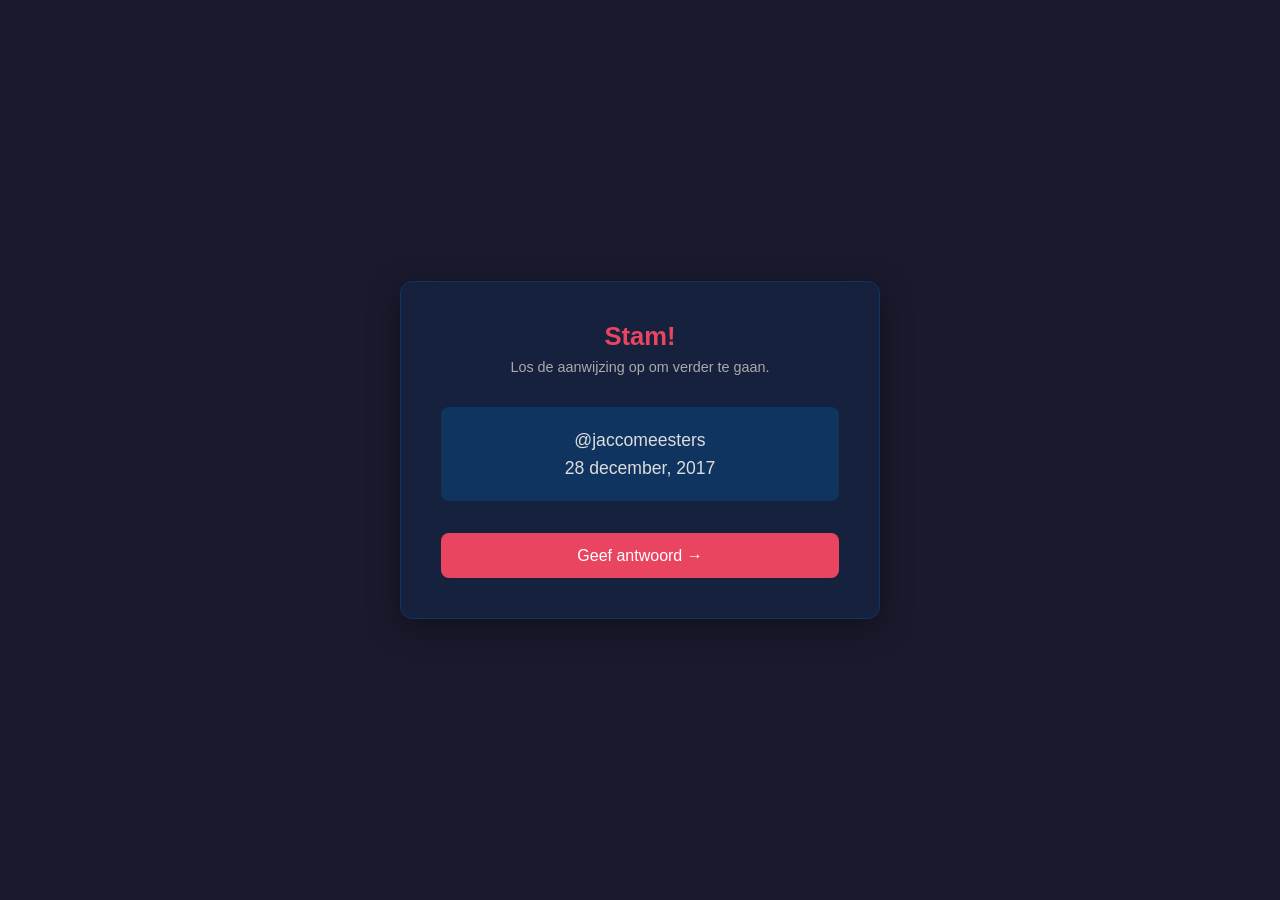
<file: index.html>
<!DOCTYPE html>
<html lang="nl">
<head>
  <meta charset="UTF-8" />
  <meta name="viewport" content="width=device-width, initial-scale=1.0" />
  <title>Stam...</title>
  <link rel="stylesheet" href="style.css" />
</head>
<body>
  <div class="card">
    <h1>Stam!</h1>
    <p class="subtitle">Los de aanwijzing op om verder te gaan.</p>

    <div class="hint-box">
      <!-- ✏️ Change the hint/question here -->
      @jaccomeesters<br />
      28 december, 2017
    </div>

    <a href="answer.html">
      <button>Geef antwoord &rarr;</button>
    </a>
  </div>
</body>
</html>
</file>
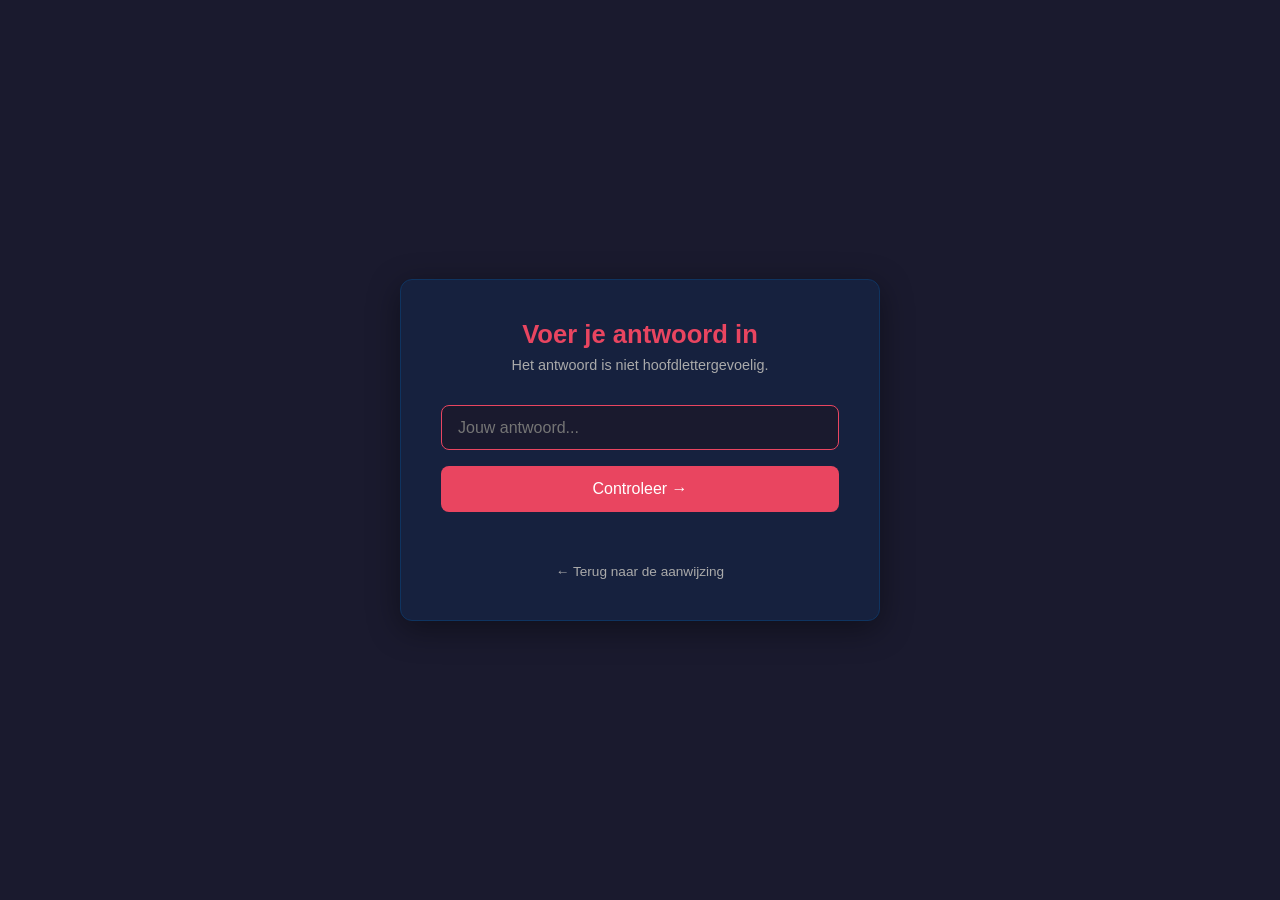
<file: answer.html>
<!DOCTYPE html>
<html lang="nl">
<head>
  <meta charset="UTF-8" />
  <meta name="viewport" content="width=device-width, initial-scale=1.0" />
  <title>Antwoord — Stam...</title>
  <link rel="stylesheet" href="style.css" />
</head>
<body>
  <div class="card">
    <h1>Voer je antwoord in</h1>
    <p class="subtitle">Het antwoord is niet hoofdlettergevoelig.</p>

    <form id="answer-form">
      <input
        id="answer-input"
        type="text"
        placeholder="Jouw antwoord..."
        autocomplete="off"
        autofocus
      />
      <button type="submit">Controleer &rarr;</button>
    </form>

    <p id="message" class="message"></p>

    <a href="index.html" class="back-link">&larr; Terug naar de aanwijzing</a>
  </div>

  <script src="app.js?v=3"></script>
</body>
</html>
</file>
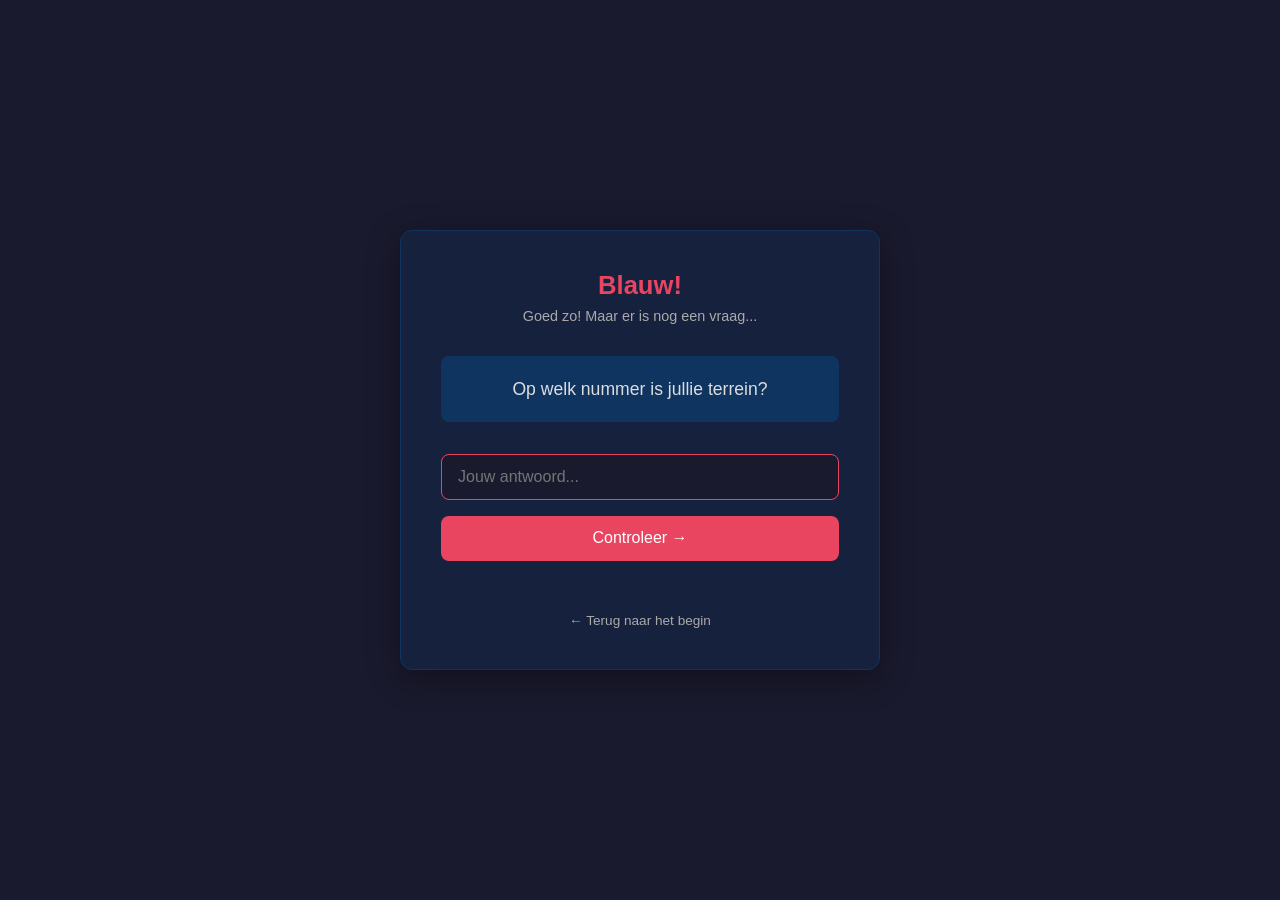
<file: blauw.html>
<!DOCTYPE html>
<html lang="nl">
<head>
  <meta charset="UTF-8" />
  <meta name="viewport" content="width=device-width, initial-scale=1.0" />
  <title>Blauw — Stam!</title>
  <link rel="stylesheet" href="style.css" />
</head>
<body>
  <div class="card">
    <h1>Blauw!</h1>
    <p class="subtitle">Goed zo! Maar er is nog een vraag...</p>

    <div class="hint-box">
      Op welk nummer is jullie terrein?
    </div>

    <form id="answer-form">
      <input
        id="answer-input"
        type="text"
        placeholder="Jouw antwoord..."
        autocomplete="off"
        autofocus
      />
      <button type="submit">Controleer &rarr;</button>
    </form>

    <p id="message" class="message"></p>

    <a href="index.html" class="back-link">&larr; Terug naar het begin</a>
  </div>

  <script src="app.js?v=3"></script>
</body>
</html>
</file>
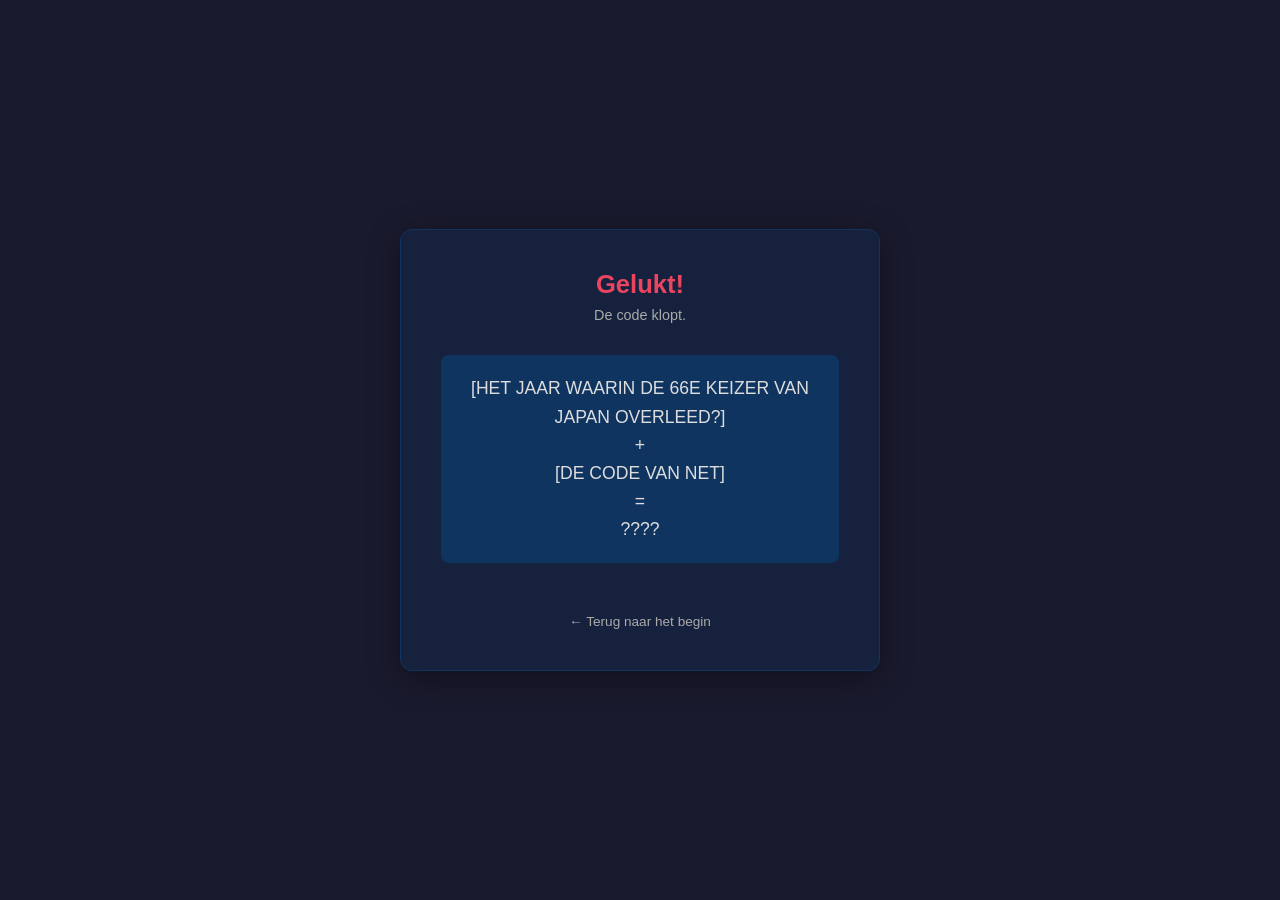
<file: code.html>
<!DOCTYPE html>
<html lang="nl">
<head>
  <meta charset="UTF-8" />
  <meta name="viewport" content="width=device-width, initial-scale=1.0" />
  <title>Code — Stam!</title>
  <link rel="stylesheet" href="style.css" />
</head>
<body>
  <div class="card">
    <h1>Gelukt!</h1>
    <p class="subtitle">De code klopt.</p>

    <div class="hint-box">
      <!-- ✏️ Put your secret content here -->
      [HET JAAR WAARIN DE 66E KEIZER VAN JAPAN OVERLEED?]<br />
      +<br />
      [DE CODE VAN NET]<br />
      =<br />
      ????

    </div>

    <a href="index.html" class="back-link">&larr; Terug naar het begin</a>
  </div>
</body>
</html>
</file>
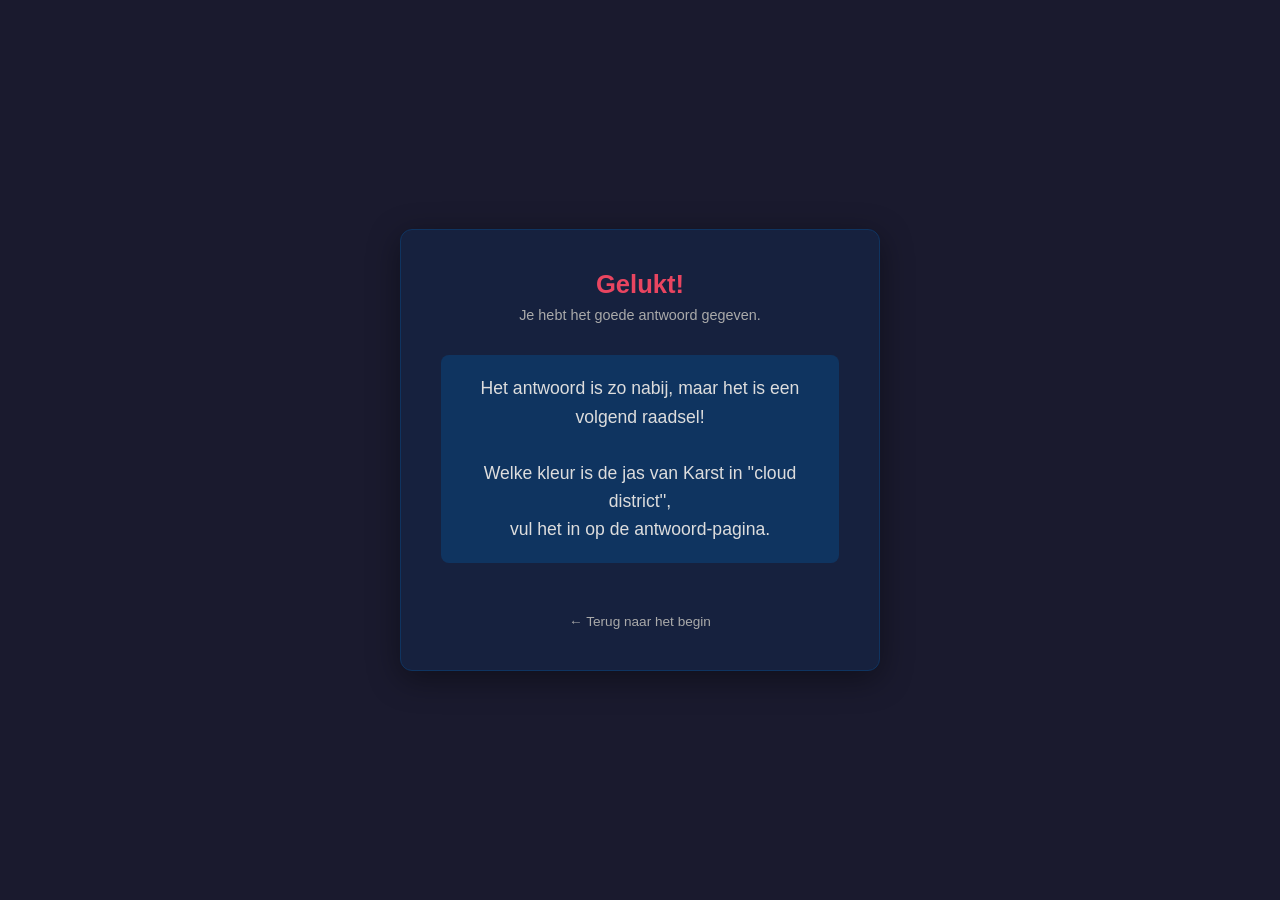
<file: secret.html>
<!DOCTYPE html>
<html lang="nl">
<head>
  <meta charset="UTF-8" />
  <meta name="viewport" content="width=device-width, initial-scale=1.0" />
  <title>Gelukt! — Stam!</title>
  <link rel="stylesheet" href="style.css" />
</head>
<body>
  <div class="card">
    <h1>Gelukt!</h1>
    <p class="subtitle">Je hebt het goede antwoord gegeven.</p>

    <div class="hint-box">
      <!-- ✏️ Put your secret content here -->
      Het antwoord is zo nabij, maar het is een volgend raadsel!<br /><br />
      Welke kleur is de jas van Karst in ''cloud district'', <br />
      vul het in op de antwoord-pagina.
    </div>

    <a href="index.html" class="back-link">&larr; Terug naar het begin</a>
  </div>
</body>
</html>
</file>
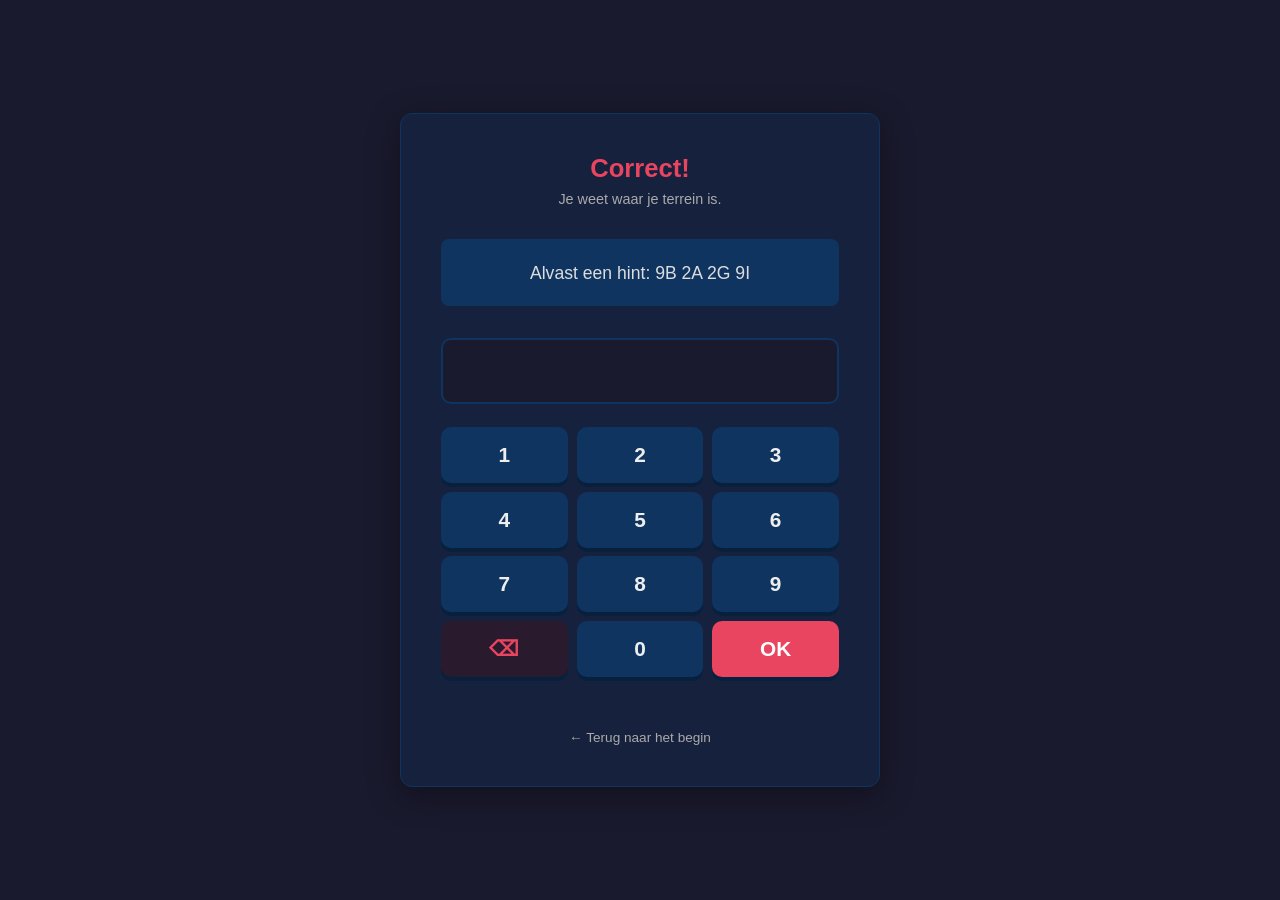
<file: terrein.html>
<!DOCTYPE html>
<html lang="nl">
<head>
  <meta charset="UTF-8" />
  <meta name="viewport" content="width=device-width, initial-scale=1.0" />
  <title>5 — Stam!</title>
  <link rel="stylesheet" href="style.css" />
  <style>
    .pin-display {
      font-size: 2.2rem;
      letter-spacing: 0.6rem;
      background: #1a1a2e;
      border: 2px solid #0f3460;
      border-radius: 10px;
      padding: 0.7rem 1rem;
      margin-bottom: 1.4rem;
      min-height: 3.4rem;
      color: #e94560;
      text-align: center;
      transition: border-color 0.2s;
    }
    .pin-display.shake {
      animation: shake 0.35s ease;
      border-color: #e94560;
    }
    @keyframes shake {
      0%,100% { transform: translateX(0); }
      20%      { transform: translateX(-6px); }
      40%      { transform: translateX(6px); }
      60%      { transform: translateX(-4px); }
      80%      { transform: translateX(4px); }
    }
    .numpad {
      display: grid;
      grid-template-columns: repeat(3, 1fr);
      gap: 0.55rem;
      margin-bottom: 0.55rem;
    }
    .numpad button {
      width: auto;
      padding: 1rem;
      font-size: 1.3rem;
      font-weight: 600;
      background: #0f3460;
      color: #eee;
      border-radius: 10px;
      box-shadow: 0 4px 0 #07203d;
      transition: background 0.1s, transform 0.1s, box-shadow 0.1s;
    }
    .numpad button:hover {
      background: #164a8a;
    }
    .numpad button:active {
      transform: translateY(3px);
      box-shadow: 0 1px 0 #07203d;
    }
    .numpad-bottom {
      display: grid;
      grid-template-columns: repeat(3, 1fr);
      gap: 0.55rem;
    }
    .numpad-bottom button {
      width: auto;
      padding: 1rem;
      font-size: 1.3rem;
      font-weight: 600;
      border-radius: 10px;
      box-shadow: 0 4px 0 #07203d;
      transition: background 0.1s, transform 0.1s, box-shadow 0.1s;
    }
    .numpad-bottom button:active {
      transform: translateY(3px);
      box-shadow: 0 1px 0 #07203d;
    }
    .btn-del {
      background: #2a1a2e;
      color: #e94560;
    }
    .btn-del:hover { background: #3d1e3d; }
    .btn-zero {
      background: #0f3460;
      color: #eee;
    }
    .btn-zero:hover { background: #164a8a; }
    .btn-ok {
      background: #e94560;
      color: #fff;
    }
    .btn-ok:hover { background: #c73652; }
  </style>
</head>
<body>
  <div class="card">
    <h1>Correct!</h1>
    <p class="subtitle">Je weet waar je terrein is.</p>

    <div class="hint-box">
      Alvast een hint: 9B 2A 2G 9I
    </div>

    <div class="pin-display" id="pin-display">&nbsp;</div>

    <!-- 1 2 3 / 4 5 6 / 7 8 9 -->
    <div class="numpad">
      <button onclick="pinPress('1')">1</button>
      <button onclick="pinPress('2')">2</button>
      <button onclick="pinPress('3')">3</button>
      <button onclick="pinPress('4')">4</button>
      <button onclick="pinPress('5')">5</button>
      <button onclick="pinPress('6')">6</button>
      <button onclick="pinPress('7')">7</button>
      <button onclick="pinPress('8')">8</button>
      <button onclick="pinPress('9')">9</button>
    </div>

    <!-- ⌫  0  OK -->
    <div class="numpad-bottom">
      <button class="btn-del" onclick="pinBackspace()">&#9003;</button>
      <button class="btn-zero" onclick="pinPress('0')">0</button>
      <button class="btn-ok" onclick="pinSubmit()">OK</button>
    </div>

    <p id="message" class="message"></p>

    <a href="index.html" class="back-link">&larr; Terug naar het begin</a>
  </div>

  <script src="app.js?v=3"></script>
  <script>
    let pin = "";

    function updateDisplay() {
      const el = document.getElementById("pin-display");
      el.innerHTML = pin.length ? "\u25CF".repeat(pin.length) : "&nbsp;";
    }

    function pinPress(digit) {
      if (pin.length >= 8) return;
      pin += digit;
      updateDisplay();
    }

    function pinBackspace() {
      pin = pin.slice(0, -1);
      updateDisplay();
    }

    async function pinSubmit() {
      const msg = document.getElementById("message");
      const display = document.getElementById("pin-display");
      if (!pin) return;
      try {
        const hash = await sha256(pin);
        const match = ANSWERS.find((a) => a.hash === hash);
        if (match) {
          msg.textContent = "Correct! Redirecting...";
          msg.className = "message success";
          setTimeout(() => (window.location.href = match.url), 800);
        } else {
          display.classList.add("shake");
          display.addEventListener("animationend", () => display.classList.remove("shake"), { once: true });
          msg.textContent = "Foute code, probeer opnieuw.";
          msg.className = "message error";
          pin = "";
          setTimeout(updateDisplay, 350);
        }
      } catch (err) {
        msg.textContent = "Fout: open de site via HTTPS (GitHub Pages) of via localhost.";
        msg.className = "message error";
      }
    }
  </script>
</body>
</html>
</file>
<file: style.css>
* {
  box-sizing: border-box;
  margin: 0;
  padding: 0;
}

body {
  font-family: 'Segoe UI', sans-serif;
  background: #1a1a2e;
  color: #eee;
  min-height: 100vh;
  display: flex;
  align-items: center;
  justify-content: center;
}

.card {
  background: #16213e;
  border: 1px solid #0f3460;
  border-radius: 12px;
  padding: 2.5rem;
  max-width: 480px;
  width: 90%;
  text-align: center;
  box-shadow: 0 8px 32px rgba(0,0,0,0.4);
}

.card h1 {
  font-size: 1.6rem;
  margin-bottom: 0.5rem;
  color: #e94560;
}

.card .subtitle {
  color: #aaa;
  font-size: 0.9rem;
  margin-bottom: 2rem;
}

.hint-box {
  background: #0f3460;
  border-radius: 8px;
  padding: 1.2rem 1.5rem;
  margin-bottom: 2rem;
  font-size: 1.1rem;
  line-height: 1.6;
  color: #ddd;
}

input[type="text"],
input[type="password"] {
  width: 100%;
  padding: 0.8rem 1rem;
  border-radius: 8px;
  border: 1px solid #0f3460;
  background: #1a1a2e;
  color: #eee;
  font-size: 1rem;
  margin-bottom: 1rem;
  outline: none;
  transition: border-color 0.2s;
}

input:focus {
  border-color: #e94560;
}

button {
  width: 100%;
  padding: 0.85rem;
  background: #e94560;
  color: #fff;
  border: none;
  border-radius: 8px;
  font-size: 1rem;
  cursor: pointer;
  transition: background 0.2s;
}

button:hover {
  background: #c73652;
}

.message {
  margin-top: 1rem;
  font-size: 0.9rem;
  min-height: 1.2em;
}

.message.error {
  color: #e94560;
}

.message.success {
  color: #4caf50;
}

.back-link {
  display: inline-block;
  margin-top: 1.2rem;
  color: #aaa;
  font-size: 0.85rem;
  text-decoration: none;
}

.back-link:hover {
  color: #eee;
}

/* PIN pad */
.pin-display {
  font-size: 2rem;
  letter-spacing: 0.5rem;
  background: #1a1a2e;
  border: 1px solid #0f3460;
  border-radius: 8px;
  padding: 0.6rem 1rem;
  margin-bottom: 1.2rem;
  min-height: 3rem;
  color: #e94560;
  text-align: center;
}

.pin-grid {
  display: grid;
  grid-template-columns: repeat(3, 1fr);
  gap: 0.6rem;
  margin-bottom: 0.6rem;
}

.pin-grid button {
  padding: 0.9rem;
  font-size: 1.2rem;
  font-weight: bold;
  background: #0f3460;
  color: #eee;
  border-radius: 8px;
  width: auto;
}

.pin-grid button:hover {
  background: #1a4a80;
}

.pin-actions {
  display: grid;
  grid-template-columns: 1fr 1fr;
  gap: 0.6rem;
}

.pin-actions button {
  width: auto;
}
</file>
